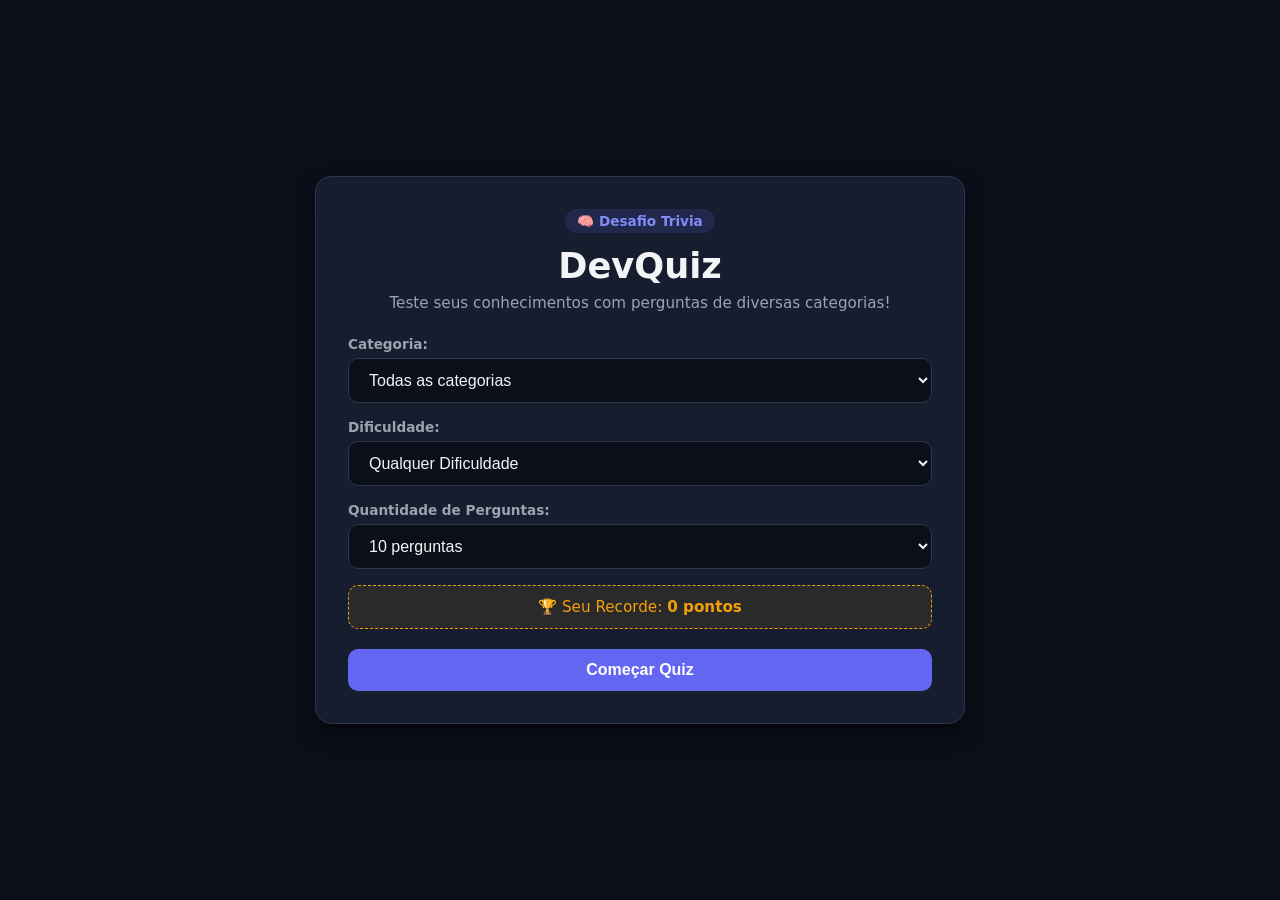
<file: projetos/quiz-app/index.html>
<!DOCTYPE html>
<html lang="pt-BR">
<head>
    <meta charset="UTF-8">
    <meta name="viewport" content="width=device-width, initial-scale=1.0">
    <title>DevQuiz - Desafio de Conhecimento</title>
    <link rel="stylesheet" href="assets/css/style.css">
</head>
<body>

    <main class="quiz-container">
        
        <!-- ================= TELA 1: CONFIGURAÇÃO / INÍCIO ================= -->
        <section class="screen active" id="screenStart">
            <header class="quiz-header">
                <span class="badge">🧠 Desafio Trivia</span>
                <h1>DevQuiz</h1>
                <p>Teste seus conhecimentos com perguntas de diversas categorias!</p>
            </header>

            <div class="setup-form">
                <div class="form-group">
                    <label for="categorySelect">Categoria:</label>
                    <select id="categorySelect">
                        <option value="">Todas as categorias</option>
                        <option value="computacao">Computação</option>
                        <option value="historia">História</option>
                        <option value="geografia">Geografia</option>
                    </select>
                </div>

                <div class="form-group">
                    <label for="difficultySelect">Dificuldade:</label>
                    <select id="difficultySelect">
                        <option value="">Qualquer Dificuldade</option>
                        <option value="easy">Fácil</option>
                        <option value="medium">Médio</option>
                        <option value="hard">Difícil</option>
                    </select>
                </div>

                <div class="form-group">
                    <label for="amountSelect">Quantidade de Perguntas:</label>
                    <select id="amountSelect">
                        <option value="5">5 Perguntas</option>
                        <option value="10" selected>10 Perguntas</option>
                        <option value="15">15 Perguntas</option>
                    </select>
                </div>

                <div class="high-score-banner">
                    🏆 Seu Recorde: <strong id="highScoreDisplay">0 pontos</strong>
                </div>

                <button class="btn btn-primary btn-block" id="btnStart">Começar Quiz</button>
            </div>
        </section>

        <!-- ================= TELA 2: CARREGANDO (LOADING) ================= -->
        <section class="screen" id="screenLoading">
            <div class="loading-content">
                <div class="spinner"></div>
                <p>Preparando suas perguntas...</p>
            </div>
        </section>

        <!-- ================= TELA 3: JOGO ATIVO ================= -->
        <section class="screen" id="screenGame">
            <!-- Barra superior do jogo -->
            <div class="game-header">
                <div class="meta-info">
                    <span class="category-pill" id="questionCategory">Categoria</span>
                    <span class="difficulty-pill" id="questionDifficulty">Fácil</span>
                </div>
                
                <div class="timer-container">
                    <div class="timer-circle" id="timerCircle">
                        <span id="timerText">15</span>
                    </div>
                </div>
            </div>

            <!-- Progresso -->
            <div class="progress-bar">
                <div class="progress-fill" id="progressFill"></div>
            </div>

            <div class="quiz-info-row">
                <span id="questionCounter">Pergunta 1/10</span>
                <span id="currentScore">Pontos: 0</span>
            </div>

            <!-- Pergunta -->
            <h2 class="question-text" id="questionText">Carregando pergunta...</h2>

            <!-- Opções de resposta -->
            <div class="options-grid" id="optionsContainer">
                <!-- Inseridas dinamicamente via JS -->
            </div>

            <div class="game-footer">
                <button class="btn btn-primary" id="btnNext" disabled>Próxima Pergunta →</button>
            </div>
        </section>

        <!-- ================= TELA 4: RESULTADO FINAL ================= -->
        <section class="screen" id="screenResult">
            <div class="result-content">
                <div class="result-icon" id="resultIcon">🎉</div>
                <h2>Quiz Concluído!</h2>
                <p id="resultMessage">Excelente desempenho!</p>

                <div class="result-stats">
                    <div class="stat-card">
                        <span class="stat-value" id="finalScore">0</span>
                        <span class="stat-label">Pontuação Total</span>
                    </div>
                    <div class="stat-card">
                        <span class="stat-value" id="finalAccuracy">0%</span>
                        <span class="stat-label">Precisão</span>
                    </div>
                    <div class="stat-card">
                        <span class="stat-value" id="finalCorrect">0/10</span>
                        <span class="stat-label">Acertos</span>
                    </div>
                </div>

                <div class="result-buttons">
                    <button class="btn btn-primary" id="btnRestart">Jogar Novamente</button>
                    <button class="btn btn-outline" id="btnHome">Menu Principal</button>
                </div>
            </div>
        </section>

        <!-- ================= TELA 5: TRATAMENTO DE ERRO ================= -->
        <section class="screen" id="screenError">
            <div class="error-content">
                <div class="error-icon">⚠️</div>
                <h2>Ops! Algo deu errado.</h2>
                <p id="errorMessage">Não foi possível carregar as perguntas da API.</p>
                <button class="btn btn-primary" id="btnRetry">Tentar Novamente</button>
            </div>
        </section>

    </main>

    <script src="assets/js/app.js"></script>
</body>
</html>
</file>
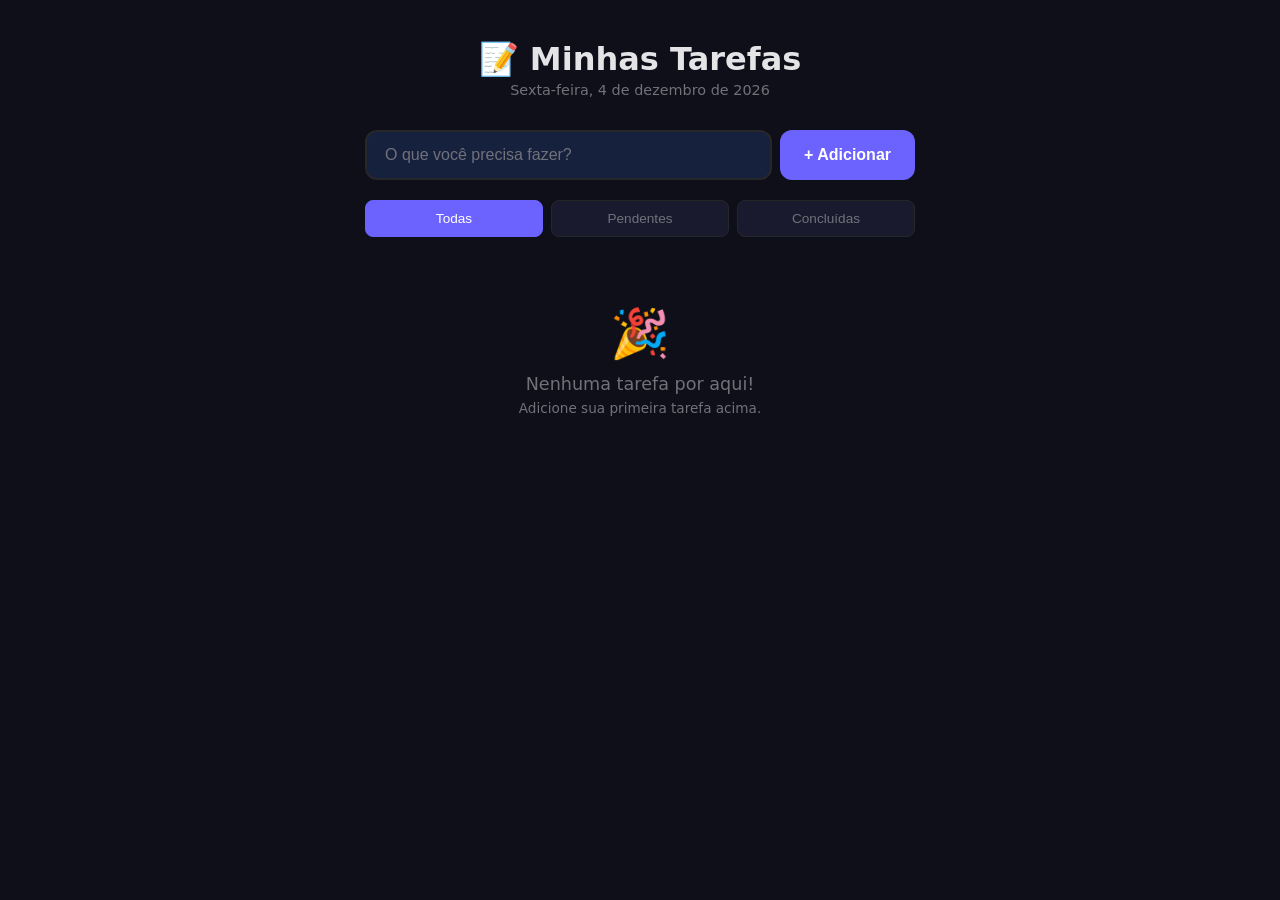
<file: projetos/todo-app/index.html>
<!DOCTYPE html>
<html lang="pt-BR">
<head>
    <meta charset="UTF-8">
    <meta name="viewport" content="width=device-width, initial-scale=1.0">
    <title>Todo App</title>
    <link rel="stylesheet" href="assets/css/style.css">
</head>
<body>
    <div class="app">
        <!-- CABEÇALHO -->
        <header class="app-header">
            <h1>📝 Minhas Tarefas</h1>
            <p class="app-date" id="currentDate"></p>
        </header>

        <!-- FORMULÁRIO -->
        <form class="todo-form" id="todoForm">
            <input 
                type="text" 
                id="todoInput" 
                placeholder="O que você precisa fazer?" 
                autocomplete="off"
                maxlength="200"
            >
            <button type="submit" class="btn-add" id="btnAdd">
                + Adicionar
            </button>
        </form>

        <!-- FILTROS -->
        <div class="filters">
            <button class="filter-btn active" data-filter="all">
                Todas
            </button>
            <button class="filter-btn" data-filter="active">
                Pendentes
            </button>
            <button class="filter-btn" data-filter="completed">
                Concluídas
            </button>
        </div>

        <!-- LISTA DE TAREFAS -->
        <ul class="todo-list" id="todoList">
            <!-- Tarefas serão inseridas aqui pelo JavaScript -->
        </ul>

        <!-- ESTADO VAZIO -->
        <div class="empty-state" id="emptyState">
            <span class="empty-icon">🎉</span>
            <p>Nenhuma tarefa por aqui!</p>
            <small>Adicione sua primeira tarefa acima.</small>
        </div>

        <!-- RODAPÉ COM ESTATÍSTICAS -->
        <footer class="app-footer" id="appFooter">
            <span id="taskCount">0 tarefas</span>
            <button class="btn-clear" id="btnClear">
                Limpar concluídas
            </button>
        </footer>
    </div>

    <script src="assets/js/app.js"></script>
</body>
</html>
</file>
<file: projetos/quiz-app/assets/css/style.css>
/* ============================================
   VARIÁVEIS DE DESIGN
   ============================================ */
:root {
    --bg-main: #0B0F19;
    --bg-card: #151D2F;
    --bg-card-hover: #1E293B;
    --primary: #6366F1;
    --primary-dark: #4F46E5;
    --primary-light: #818CF8;
    --success: #10B981;
    --success-bg: rgba(16, 185, 129, 0.2);
    --danger: #EF4444;
    --danger-bg: rgba(239, 68, 68, 0.2);
    --warning: #F59E0B;
    --text: #F3F4F6;
    --text-muted: #9CA3AF;
    --border: #2D3748;
    --radius-lg: 16px;
    --radius-md: 10px;
    --shadow: 0 10px 25px -5px rgba(0, 0, 0, 0.5), 0 8px 10px -6px rgba(0, 0, 0, 0.5);
    --transition: 0.25s ease;
}

/* ============================================
   RESET BÁSICO
   ============================================ */
* {
    margin: 0;
    padding: 0;
    box-sizing: border-box;
}

body {
    font-family: 'Segoe UI', system-ui, -apple-system, sans-serif;
    background-color: var(--bg-main);
    color: var(--text);
    min-height: 100vh;
    display: flex;
    align-items: center;
    justify-content: center;
    padding: 20px;
}

/* ============================================
   CONTAINER DO QUIZ
   ============================================ */
.quiz-container {
    background: var(--bg-card);
    width: 100%;
    max-width: 650px;
    border-radius: var(--radius-lg);
    border: 1px solid var(--border);
    box-shadow: var(--shadow);
    padding: 32px;
    position: relative;
    overflow: hidden;
}

/* ============================================
   SISTEMA DE TELAS
   ============================================ */
.screen {
    display: none;
    animation: fadeIn 0.3s ease forwards;
}

.screen.active {
    display: block;
}

@keyframes fadeIn {
    from { opacity: 0; transform: translateY(8px); }
    to { opacity: 1; transform: translateY(0); }
}

/* ============================================
   TELA DE INÍCIO & FORMULÁRIOS
   ============================================ */
.quiz-header {
    text-align: center;
    margin-bottom: 24px;
}

.badge {
    display: inline-block;
    padding: 4px 12px;
    background: rgba(99, 102, 241, 0.15);
    color: var(--primary-light);
    border-radius: 50px;
    font-size: 0.85rem;
    font-weight: 600;
    margin-bottom: 12px;
}

.quiz-header h1 {
    font-size: 2.2rem;
    margin-bottom: 8px;
}

.quiz-header p {
    color: var(--text-muted);
    font-size: 0.95rem;
}

.form-group {
    margin-bottom: 16px;
}

.form-group label {
    display: block;
    font-size: 0.85rem;
    font-weight: 600;
    margin-bottom: 6px;
    color: var(--text-muted);
}

select {
    width: 100%;
    padding: 12px 16px;
    background: var(--bg-main);
    color: var(--text);
    border: 1px solid var(--border);
    border-radius: var(--radius-md);
    font-size: 1rem;
    outline: none;
    cursor: pointer;
    transition: border-color var(--transition);
}

select:focus {
    border-color: var(--primary);
}

.high-score-banner {
    background: rgba(245, 158, 11, 0.1);
    border: 1px dashed var(--warning);
    color: var(--warning);
    padding: 12px;
    border-radius: var(--radius-md);
    text-align: center;
    font-size: 0.95rem;
    margin-bottom: 20px;
}

/* ============================================
   BOTÕES
   ============================================ */
.btn {
    display: inline-flex;
    align-items: center;
    justify-content: center;
    padding: 12px 24px;
    border-radius: var(--radius-md);
    font-size: 1rem;
    font-weight: 600;
    cursor: pointer;
    border: none;
    transition: all var(--transition);
}

.btn-primary {
    background: var(--primary);
    color: white;
}

.btn-primary:hover:not(:disabled) {
    background: var(--primary-dark);
    transform: translateY(-2px);
}

.btn-primary:disabled {
    opacity: 0.4;
    cursor: not-allowed;
}

.btn-outline {
    background: transparent;
    border: 1px solid var(--border);
    color: var(--text);
}

.btn-outline:hover {
    background: var(--bg-main);
    border-color: var(--text-muted);
}

.btn-block {
    width: 100%;
}

/* ============================================
   TELA DO JOGO
   ============================================ */
.game-header {
    display: flex;
    justify-content: space-between;
    align-items: center;
    margin-bottom: 16px;
}

.meta-info {
    display: flex;
    gap: 8px;
}

.category-pill, .difficulty-pill {
    font-size: 0.75rem;
    padding: 4px 10px;
    border-radius: 20px;
    font-weight: 600;
    text-transform: uppercase;
    background: var(--bg-main);
    border: 1px solid var(--border);
}

.difficulty-pill.easy { color: var(--success); }
.difficulty-pill.medium { color: var(--warning); }
.difficulty-pill.hard { color: var(--danger); }

/* Temporizador Circular */
.timer-container {
    position: relative;
}

.timer-circle {
    width: 44px;
    height: 44px;
    border-radius: 50%;
    background: var(--bg-main);
    border: 3px solid var(--primary);
    display: flex;
    align-items: center;
    justify-content: center;
    font-weight: bold;
    font-size: 1rem;
    color: var(--primary-light);
    transition: border-color var(--transition);
}

.timer-circle.warning {
    border-color: var(--danger);
    color: var(--danger);
    animation: pulse 0.6s infinite alternate;
}

@keyframes pulse {
    from { transform: scale(1); }
    to { transform: scale(1.08); }
}

/* Barra de Progresso */
.progress-bar {
    width: 100%;
    height: 6px;
    background: var(--bg-main);
    border-radius: 10px;
    overflow: hidden;
    margin-bottom: 12px;
}

.progress-fill {
    height: 100%;
    width: 0%;
    background: var(--primary);
    transition: width 0.3s ease;
}

.quiz-info-row {
    display: flex;
    justify-content: space-between;
    font-size: 0.85rem;
    color: var(--text-muted);
    margin-bottom: 16px;
}

.question-text {
    font-size: 1.25rem;
    line-height: 1.4;
    margin-bottom: 24px;
    min-height: 60px;
}

/* Opções de Resposta */
.options-grid {
    display: flex;
    flex-direction: column;
    gap: 12px;
    margin-bottom: 24px;
}

.option-btn {
    width: 100%;
    padding: 16px 20px;
    background: var(--bg-main);
    border: 1px solid var(--border);
    border-radius: var(--radius-md);
    color: var(--text);
    font-size: 0.95rem;
    text-align: left;
    cursor: pointer;
    transition: all var(--transition);
    display: flex;
    justify-content: space-between;
    align-items: center;
}

.option-btn:hover:not(:disabled) {
    background: var(--bg-card-hover);
    border-color: var(--primary);
    transform: translateX(4px);
}

.option-btn:disabled {
    cursor: default;
}

/* Feedback de Respostas */
.option-btn.correct {
    background: var(--success-bg) !important;
    border-color: var(--success) !important;
    color: var(--success) !important;
    font-weight: 600;
}

.option-btn.wrong {
    background: var(--danger-bg) !important;
    border-color: var(--danger) !important;
    color: var(--danger) !important;
    font-weight: 600;
}

.game-footer {
    display: flex;
    justify-content: flex-end;
}

/* ============================================
   TELA DE CARREGAMENTO (LOADING)
   ============================================ */
.loading-content {
    text-align: center;
    padding: 60px 0;
}

.spinner {
    width: 48px;
    height: 48px;
    border: 4px solid var(--border);
    border-top-color: var(--primary);
    border-radius: 50%;
    animation: spin 0.8s linear infinite;
    margin: 0 auto 16px;
}

@keyframes spin {
    to { transform: rotate(360deg); }
}

/* ============================================
   TELA DE RESULTADOS
   ============================================ */
.result-content {
    text-align: center;
    padding: 16px 0;
}

.result-icon {
    font-size: 3.5rem;
    margin-bottom: 12px;
}

.result-content h2 {
    font-size: 1.8rem;
    margin-bottom: 6px;
}

#resultMessage {
    color: var(--text-muted);
    margin-bottom: 24px;
}

.result-stats {
    display: grid;
    grid-template-columns: repeat(3, 1fr);
    gap: 12px;
    margin-bottom: 28px;
}

.stat-card {
    background: var(--bg-main);
    border: 1px solid var(--border);
    padding: 16px;
    border-radius: var(--radius-md);
}

.stat-value {
    display: block;
    font-size: 1.5rem;
    font-weight: bold;
    color: var(--primary-light);
    margin-bottom: 4px;
}

.stat-label {
    font-size: 0.75rem;
    color: var(--text-muted);
    text-transform: uppercase;
}

.result-buttons {
    display: flex;
    gap: 12px;
    justify-content: center;
}

/* ============================================
   TELA DE ERRO
   ============================================ */
.error-content {
    text-align: center;
    padding: 40px 0;
}

.error-icon {
    font-size: 3rem;
    margin-bottom: 12px;
}

.error-content h2 {
    margin-bottom: 8px;
}

.error-content p {
    color: var(--text-muted);
    margin-bottom: 20px;
}

/* ============================================
   RESPONSIVO
   ============================================ */
@media (max-width: 520px) {
    .quiz-container {
        padding: 20px;
    }

    .result-stats {
        grid-template-columns: 1fr;
    }

    .result-buttons {
        flex-direction: column;
    }
}
</file>
<file: projetos/todo-app/assets/css/style.css>
/* ============================================
   VARIÁVEIS
   ============================================ */
:root {
    --bg: #0f0f1a;
    --bg-card: #1a1a2e;
    --bg-input: #16213e;
    --primary: #6C63FF;
    --primary-hover: #5A52D5;
    --success: #22c55e;
    --danger: #ef4444;
    --danger-hover: #dc2626;
    --text: #e4e4e7;
    --text-muted: #71717a;
    --border: #27272a;
    --radius: 12px;
    --shadow: 0 10px 40px rgba(0, 0, 0, 0.3);
}

/* ============================================
   RESET
   ============================================ */
* {
    margin: 0;
    padding: 0;
    box-sizing: border-box;
}

body {
    font-family: 'Segoe UI', system-ui, sans-serif;
    background: var(--bg);
    color: var(--text);
    min-height: 100vh;
    display: flex;
    justify-content: center;
    padding: 40px 16px;
}

/* ============================================
   CONTAINER PRINCIPAL
   ============================================ */
.app {
    width: 100%;
    max-width: 550px;
}

/* ============================================
   CABEÇALHO
   ============================================ */
.app-header {
    text-align: center;
    margin-bottom: 32px;
}

.app-header h1 {
    font-size: 2rem;
    margin-bottom: 4px;
}

.app-date {
    color: var(--text-muted);
    font-size: 0.9rem;
}

/* ============================================
   FORMULÁRIO
   ============================================ */
.todo-form {
    display: flex;
    gap: 8px;
    margin-bottom: 20px;
}

.todo-form input {
    flex: 1;
    padding: 14px 18px;
    background: var(--bg-input);
    border: 2px solid var(--border);
    border-radius: var(--radius);
    color: var(--text);
    font-size: 1rem;
    transition: border-color 0.3s;
}

.todo-form input:focus {
    outline: none;
    border-color: var(--primary);
}

.todo-form input::placeholder {
    color: var(--text-muted);
}

.btn-add {
    padding: 14px 24px;
    background: var(--primary);
    color: white;
    border: none;
    border-radius: var(--radius);
    font-size: 1rem;
    font-weight: 600;
    cursor: pointer;
    transition: all 0.3s;
    white-space: nowrap;
}

.btn-add:hover {
    background: var(--primary-hover);
    transform: translateY(-2px);
}

/* ============================================
   FILTROS
   ============================================ */
.filters {
    display: flex;
    gap: 8px;
    margin-bottom: 20px;
}

.filter-btn {
    flex: 1;
    padding: 10px;
    background: var(--bg-card);
    border: 1px solid var(--border);
    border-radius: 8px;
    color: var(--text-muted);
    font-size: 0.85rem;
    cursor: pointer;
    transition: all 0.3s;
}

.filter-btn:hover {
    border-color: var(--primary);
    color: var(--text);
}

.filter-btn.active {
    background: var(--primary);
    border-color: var(--primary);
    color: white;
}

/* ============================================
   LISTA DE TAREFAS
   ============================================ */
.todo-list {
    list-style: none;
    display: flex;
    flex-direction: column;
    gap: 8px;
}

.todo-item {
    display: flex;
    align-items: center;
    gap: 12px;
    padding: 16px;
    background: var(--bg-card);
    border: 1px solid var(--border);
    border-radius: var(--radius);
    transition: all 0.3s;
    animation: slideIn 0.3s ease;
}

@keyframes slideIn {
    from {
        opacity: 0;
        transform: translateY(-10px);
    }
    to {
        opacity: 1;
        transform: translateY(0);
    }
}

.todo-item:hover {
    border-color: var(--primary);
}

.todo-item.completed .todo-text {
    text-decoration: line-through;
    color: var(--text-muted);
}

/* Checkbox customizado */
.todo-checkbox {
    width: 22px;
    height: 22px;
    border: 2px solid var(--border);
    border-radius: 50%;
    cursor: pointer;
    display: flex;
    align-items: center;
    justify-content: center;
    transition: all 0.3s;
    flex-shrink: 0;
}

.todo-checkbox:hover {
    border-color: var(--primary);
}

.todo-item.completed .todo-checkbox {
    background: var(--success);
    border-color: var(--success);
}

.todo-item.completed .todo-checkbox::after {
    content: '✓';
    color: white;
    font-size: 14px;
    font-weight: bold;
}

.todo-text {
    flex: 1;
    font-size: 1rem;
    word-break: break-word;
}

.todo-date {
    color: var(--text-muted);
    font-size: 0.75rem;
    white-space: nowrap;
}

.btn-delete {
    background: none;
    border: none;
    color: var(--text-muted);
    font-size: 1.2rem;
    cursor: pointer;
    padding: 4px 8px;
    border-radius: 6px;
    transition: all 0.2s;
    opacity: 0;
}

.todo-item:hover .btn-delete {
    opacity: 1;
}

.btn-delete:hover {
    background: rgba(239, 68, 68, 0.15);
    color: var(--danger);
}

/* ============================================
   ESTADO VAZIO
   ============================================ */
.empty-state {
    text-align: center;
    padding: 48px 20px;
    color: var(--text-muted);
}

.empty-icon {
    font-size: 3rem;
    display: block;
    margin-bottom: 12px;
}

.empty-state p {
    font-size: 1.1rem;
    margin-bottom: 4px;
}

.empty-state small {
    font-size: 0.85rem;
}

/* ============================================
   RODAPÉ
   ============================================ */
.app-footer {
    display: flex;
    justify-content: space-between;
    align-items: center;
    margin-top: 20px;
    padding: 16px;
    background: var(--bg-card);
    border-radius: var(--radius);
    border: 1px solid var(--border);
    font-size: 0.9rem;
    color: var(--text-muted);
}

.btn-clear {
    background: none;
    border: none;
    color: var(--danger);
    cursor: pointer;
    font-size: 0.85rem;
    padding: 6px 12px;
    border-radius: 6px;
    transition: all 0.2s;
}

.btn-clear:hover {
    background: rgba(239, 68, 68, 0.15);
}

/* ============================================
   RESPONSIVO
   ============================================ */
@media (max-width: 480px) {
    .todo-form {
        flex-direction: column;
    }

    .btn-add {
        width: 100%;
    }

    .todo-date {
        display: none;
    }

    .btn-delete {
        opacity: 1;
    }
}
</file>
